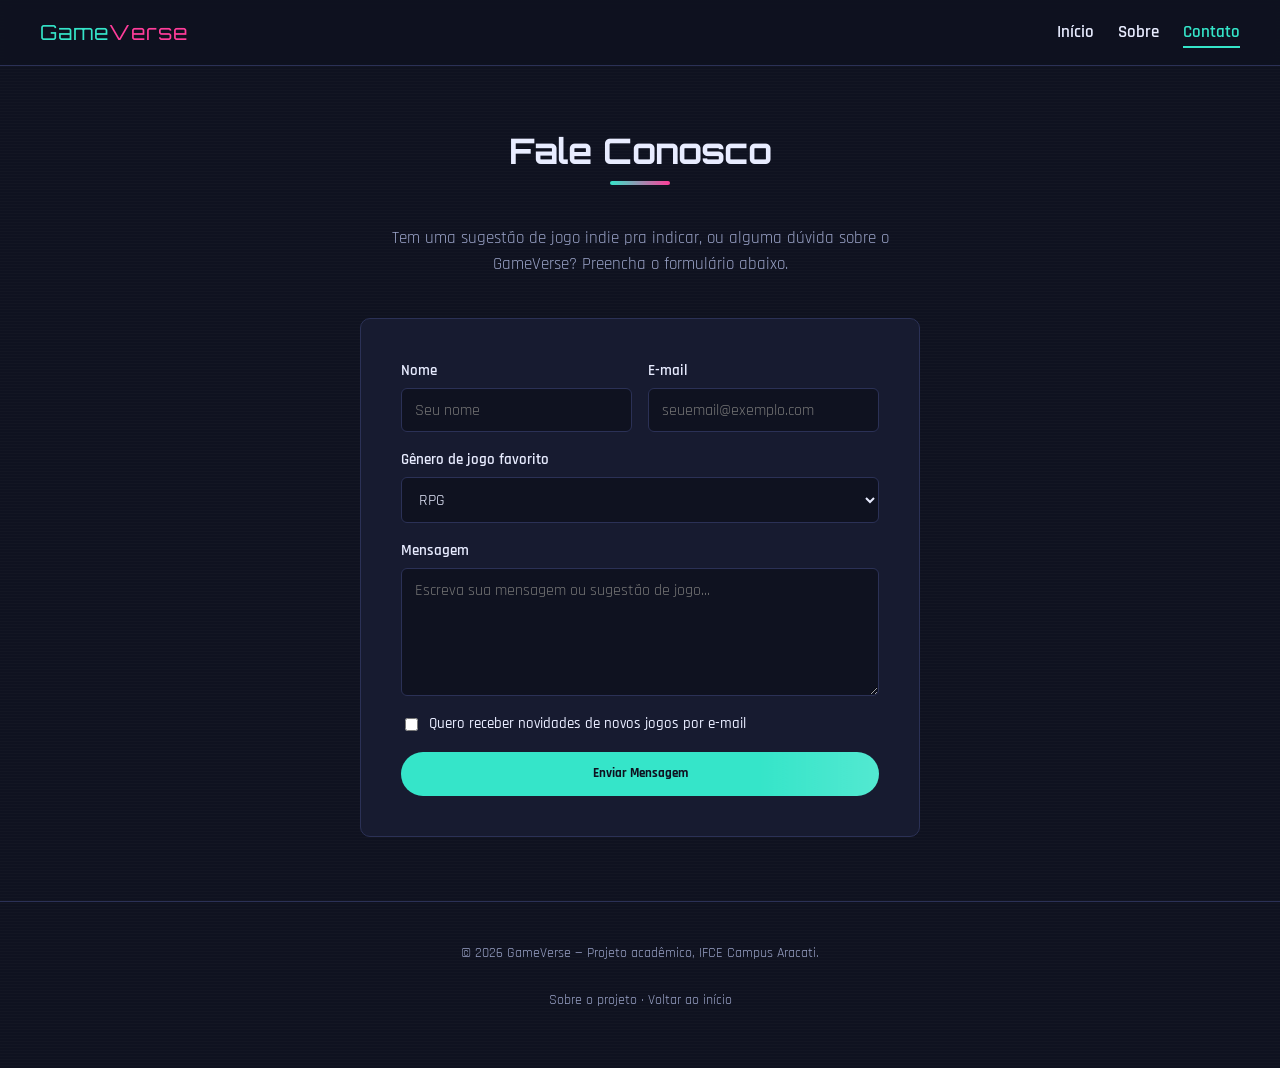
<file: contato.html>
<!DOCTYPE html>
<html lang="pt-BR">
<head>
  <meta charset="UTF-8" />
  <meta name="viewport" content="width=device-width, initial-scale=1.0" />
  <meta name="description" content="Fale com a equipe do GameVerse ou envie sugestões de jogos." />
  <title>Contato - GameVerse</title>
  <link rel="stylesheet" href="styles/base.css" />
  <link rel="stylesheet" href="styles/layout.css" />
  <link rel="stylesheet" href="styles/components.css" />
  <link rel="stylesheet" href="styles/animations.css" />
</head>
<body>

  <header>
    <div class="logo">Game<span>Verse</span></div>
    <nav aria-label="Navegação principal">
      <ul>
        <li><a href="index.html">Início</a></li>
        <li><a href="sobre.html">Sobre</a></li>
        <li><a href="contato.html" class="ativo">Contato</a></li>
      </ul>
    </nav>
  </header>

  <main>
    <section>
      <h2 class="secao-titulo">Fale Conosco</h2>
      <p style="max-width: 60ch; margin: 0 auto var(--espaco-lg); text-align: center;">
        Tem uma sugestão de jogo indie pra indicar, ou alguma dúvida sobre o GameVerse?
        Preencha o formulário abaixo.
      </p>

      <form action="#" method="post">
        <div class="linha-formulario">
          <div class="campo">
            <label for="nome">Nome</label>
            <input type="text" id="nome" name="nome" required minlength="2" placeholder="Seu nome" />
          </div>
          <div class="campo">
            <label for="email">E-mail</label>
            <input type="email" id="email" name="email" required placeholder="seuemail@exemplo.com" />
          </div>
        </div>

        <div class="campo">
          <label for="genero-favorito">Gênero de jogo favorito</label>
          <select id="genero-favorito" name="genero-favorito">
            <option value="rpg">RPG</option>
            <option value="corrida">Corrida</option>
            <option value="terror">Terror / Sobrevivência</option>
            <option value="luta">Luta / Ação</option>
            <option value="puzzle">Puzzle / Casual</option>
            <option value="estrategia">Estratégia</option>
          </select>
        </div>

        <div class="campo">
          <label for="mensagem">Mensagem</label>
          <textarea id="mensagem" name="mensagem" rows="5" required placeholder="Escreva sua mensagem ou sugestão de jogo..."></textarea>
        </div>

        <div class="campo" style="flex-direction: row; align-items: center; gap: 0.5rem;">
          <input type="checkbox" id="newsletter" name="newsletter" style="width: auto;" />
          <label for="newsletter" style="font-weight: 500;">Quero receber novidades de novos jogos por e-mail</label>
        </div>

        <button type="submit" class="botao botao-primario">Enviar Mensagem</button>
      </form>
    </section>
  </main>

  <footer>
    <p>&copy; 2026 GameVerse — Projeto acadêmico, IFCE Campus Aracati.</p>
    <p><a href="sobre.html">Sobre o projeto</a> · <a href="index.html">Voltar ao início</a></p>
  </footer>

</body>
</html>
</file>
<file: styles/base.css>
/* ============================================
   GAMEVERSE — base.css
   Variáveis, reset, tipografia, header/nav/footer.
   ============================================ */

@import url('https://fonts.googleapis.com/css2?family=Orbitron:wght@600;800&family=Rajdhani:wght@400;500;600;700&display=swap');

/* ---------- CSS VARIABLES ---------- */
:root {
  /* Paleta "arcade neon" */
  --bg: #0f1220;
  --bg-elevado: #1a1f36;
  --bg-card: #171b30;
  --borda: #2b3156;
  --neon-ciano: #35e5c9;
  --neon-magenta: #ff3d9a;
  --neon-amarelo: #ffd23f;
  --texto: #e8ecff;
  --texto-secundario: #9aa3c7;

  /* Tipografia */
  --fonte-display: 'Orbitron', system-ui, sans-serif;
  --fonte-corpo: 'Rajdhani', system-ui, sans-serif;

  /* Espaçamento (escala em rem, reutilizada no projeto todo) */
  --espaco-xs: 0.5rem;
  --espaco-sm: 1rem;
  --espaco-md: 1.5rem;
  --espaco-lg: 2.5rem;
  --espaco-xl: 4rem;

  --raio: 10px;
  --transicao: 0.25s ease;
}

@media (prefers-reduced-motion: reduce) {
  *, *::before, *::after { animation: none !important; transition: none !important; }
}

/* ---------- RESET ---------- */
* { box-sizing: border-box; }

body {
  margin: 0;
  background: var(--bg);
  color: var(--texto);
  font-family: var(--fonte-corpo);
  font-size: 1.05rem;
  line-height: 1.6;
  /* Padrão sutil de "scanlines", remetendo a telas retrô/arcade */
  background-image: repeating-linear-gradient(
    to bottom,
    rgba(255, 255, 255, 0.015) 0px,
    rgba(255, 255, 255, 0.015) 1px,
    transparent 1px,
    transparent 3px
  );
}

h1, h2, h3 {
  font-family: var(--fonte-display);
  color: var(--texto);
  line-height: 1.2;
  margin: 0 0 var(--espaco-sm);
}

p { margin: 0 0 var(--espaco-sm); color: var(--texto-secundario); }

a {
  color: var(--neon-ciano);
  text-decoration: none;
  transition: color var(--transicao);
}

a:hover { color: var(--neon-magenta); }

a:focus-visible,
button:focus-visible,
input:focus-visible,
textarea:focus-visible,
label:focus-within {
  outline: 2px solid var(--neon-amarelo);
  outline-offset: 3px;
}

img { max-width: 100%; display: block; }

/* ---------- HEADER / NAV (Flexbox) ---------- */
header {
  position: sticky;
  top: 0;
  z-index: 100; /* garante que o header fique acima do conteúdo ao rolar a página */
  display: flex;
  align-items: center;
  justify-content: space-between;
  flex-wrap: wrap;
  gap: var(--espaco-sm);
  padding: var(--espaco-sm) var(--espaco-lg);
  background: rgba(15, 18, 32, 0.9);
  backdrop-filter: blur(6px);
  border-bottom: 1px solid var(--borda);
}

.logo {
  font-family: var(--fonte-display);
  font-size: 1.3rem;
  color: var(--neon-ciano);
  letter-spacing: 0.05em;
}

.logo span { color: var(--neon-magenta); }

nav ul {
  list-style: none;
  display: flex;
  gap: var(--espaco-md);
  margin: 0;
  padding: 0;
}

nav a {
  color: var(--texto);
  font-weight: 600;
  padding-bottom: 3px;
  border-bottom: 2px solid transparent;
}

nav a:hover,
nav a.ativo {
  color: var(--neon-ciano);
  border-color: var(--neon-ciano);
}

/* ---------- FOOTER (Flexbox) ---------- */
footer {
  display: flex;
  flex-direction: column;
  align-items: center;
  gap: var(--espaco-xs);
  padding: var(--espaco-lg);
  text-align: center;
  border-top: 1px solid var(--borda);
  color: var(--texto-secundario);
  font-size: 0.9rem;
}

footer a { color: var(--texto-secundario); }
footer a:hover { color: var(--neon-ciano); }

/* ---------- UTILITÁRIOS COMPARTILHADOS ---------- */
main {
  max-width: 1200px;
  margin: 0 auto;
  padding: 0 var(--espaco-lg);
}

.secao-titulo {
  font-size: clamp(1.6rem, 3vw, 2.2rem);
  text-align: center;
  margin-bottom: var(--espaco-lg);
  position: relative;
}

/* ::after como sublinhado decorativo — pseudo-elemento com função visual */
.secao-titulo::after {
  content: "";
  display: block;
  width: 60px;
  height: 4px;
  background: linear-gradient(90deg, var(--neon-ciano), var(--neon-magenta));
  margin: var(--espaco-xs) auto 0;
  border-radius: 2px;
}
</file>
<file: styles/layout.css>
/* ============================================
   GAMEVERSE — layout.css
   Hero, CSS Grid (cards e galeria), responsividade.
   ============================================ */

/* ---------- HERO (seção de destaque) ---------- */
.hero {
  position: relative;
  min-height: 70vh;
  display: flex;
  flex-direction: column;
  align-items: center;
  justify-content: center;
  text-align: center;
  padding: var(--espaco-xl) var(--espaco-lg);
  overflow: hidden;
  /* Background com gradiente + posição, conforme item "Backgrounds" do checklist */
  background:
    radial-gradient(circle at 20% 20%, rgba(53, 229, 201, 0.15), transparent 40%),
    radial-gradient(circle at 80% 30%, rgba(255, 61, 154, 0.15), transparent 45%),
    linear-gradient(180deg, #12162a 0%, var(--bg) 100%);
}

.hero h1 {
  font-size: clamp(2rem, 5vw, 3.5rem);
  max-width: 20ch;
}

.hero h1 .destaque {
  background: linear-gradient(90deg, var(--neon-ciano), var(--neon-magenta));
  -webkit-background-clip: text;
  background-clip: text;
  color: transparent;
}

.hero p {
  max-width: 55ch;
  font-size: 1.15rem;
}

.hero-cta {
  display: flex;
  gap: var(--espaco-md);
  margin-top: var(--espaco-sm);
  flex-wrap: wrap;
  justify-content: center;
}

/* ---------- SEÇÕES GERAIS ---------- */
section {
  padding: var(--espaco-xl) 0;
}

/* ---------- GRID: CARDS DE JOGOS ---------- */
.cards-grid {
  display: grid;
  grid-template-columns: repeat(3, 1fr);
  gap: var(--espaco-md);
}

/* ---------- GRID: GALERIA ---------- */
.gallery-grid {
  display: grid;
  grid-template-columns: repeat(4, 1fr);
  gap: var(--espaco-sm);
}

/* Um item da galeria ocupa 2 colunas/linhas para criar variação (grid bidimensional real) */
.gallery-grid .destaque-grande {
  grid-column: span 2;
  grid-row: span 2;
}

/* ---------- MEDIA QUERIES: RESPONSIVIDADE ---------- */

/* Tablets */
@media (max-width: 900px) {
  .cards-grid {
    grid-template-columns: repeat(2, 1fr);
  }
  .gallery-grid {
    grid-template-columns: repeat(3, 1fr);
  }
}

/* Celulares */
@media (max-width: 600px) {
  header {
    flex-direction: column;
    align-items: flex-start;
  }
  nav ul {
    flex-wrap: wrap;
    gap: var(--espaco-sm);
  }
  .cards-grid {
    grid-template-columns: 1fr;
  }
  .gallery-grid {
    grid-template-columns: repeat(2, 1fr);
  }
  .gallery-grid .destaque-grande {
    grid-column: span 2;
    grid-row: span 1;
  }
  main { padding: 0 var(--espaco-sm); }
}

/* Recurso extra de media query: adapta para quem prefere tema mais claro do sistema
   (exploração de "condições/recursos de media queries" além de largura de tela) */
@media (prefers-color-scheme: light) {
  .aviso-tema-claro {
    display: block;
  }
}

.aviso-tema-claro {
  display: none;
  font-size: 0.8rem;
  color: var(--neon-amarelo);
}
</file>
<file: styles/components.css>
/* ============================================
   GAMEVERSE — components.css
   Cards, badges, modal de imagem, formulário.
   ============================================ */

/* ---------- BOTÕES ---------- */
.botao {
  display: inline-block;
  padding: 0.7rem 1.6rem;
  border-radius: 999px;
  font-weight: 700;
  font-family: var(--fonte-corpo);
  border: 2px solid transparent;
  cursor: pointer;
  transition: transform var(--transicao), box-shadow var(--transicao);
}

.botao-primario {
  background-color: var(--neon-ciano);
  /* Faixa de brilho (reflexo branco translúcido) que desliza sobre o fundo ciano sólido */
  background-image: linear-gradient(
    90deg,
    transparent 0%,
    rgba(255, 255, 255, 0.65) 45%,
    transparent 60%
  );
  background-size: 250% 100%;
  background-position: -50% 0;
  color: var(--bg);
}

.botao-secundario {
  background: transparent;
  border-color: var(--neon-ciano);
  color: var(--neon-ciano);
}

.botao:hover {
  transform: translateY(-3px);
  box-shadow: 0 8px 20px rgba(53, 229, 201, 0.25);
}

/* ---------- CARD DE JOGO ---------- */
.card {
  position: relative; /* necessário para o badge posicionado em absolute */
  background: var(--bg-card);
  border: 1px solid var(--borda);
  border-radius: var(--raio);
  overflow: hidden;
  transition: transform var(--transicao), border-color var(--transicao);
}

.card:hover {
  transform: translateY(-6px);
  border-color: var(--neon-ciano);
}

.card-capa {
  height: 160px;
  display: flex;
  align-items: center;
  justify-content: center;
  font-family: var(--fonte-display);
  font-size: 1.1rem;
  color: rgba(255, 255, 255, 0.85);
  text-align: center;
  padding: var(--espaco-sm);
}

.card-corpo {
  padding: var(--espaco-sm) var(--espaco-md) var(--espaco-md);
}

.card-genero {
  font-size: 0.8rem;
  text-transform: uppercase;
  letter-spacing: 0.05em;
  color: var(--neon-ciano);
}

/* Badge "Novo"/"Destaque": posicionado em absolute sobre o card, com z-index acima da capa */
.badge {
  position: absolute;
  top: var(--espaco-sm);
  right: var(--espaco-sm);
  z-index: 5;
  background: var(--neon-magenta);
  color: var(--bg);
  font-size: 0.7rem;
  font-weight: 700;
  text-transform: uppercase;
  padding: 0.25rem 0.6rem;
  border-radius: 999px;
}

/* ::before decorativo antes do título do card, com função de "marcador" visual */
.card-titulo::before {
  content: "▸ ";
  color: var(--neon-magenta);
}

/* ---------- GALERIA + MODAL DE IMAGEM (HTML/CSS puro, sem JS) ---------- */
.gallery-item {
  position: relative;
  border-radius: var(--raio);
  overflow: hidden;
}

.gallery-item .miniatura {
  width: 100%;
  height: 100%;
  object-fit: cover;
  cursor: zoom-in;
  transition: transform var(--transicao);
}

/* Escopo restrito à miniatura — NÃO usa ".gallery-item img" para não afetar
   também a imagem ampliada dentro do modal (evita criar um novo contexto de
   empilhamento em cima do botão de fechar) */
.gallery-item:hover .miniatura {
  transform: scale(1.05);
}

/* checkbox escondido: é o que controla o estado aberto/fechado do modal */
.modal-toggle {
  display: none;
}

.modal {
  display: none;
  position: fixed;
  inset: 0;
  z-index: 1000; /* acima de tudo, inclusive do header sticky */
  background: rgba(4, 5, 12, 0.92);
  align-items: center;
  justify-content: center;
  padding: var(--espaco-lg);
}

/* Pseudo-classe :checked controlando o irmão seguinte (~) — é o "truque" do modal em CSS puro */
.modal-toggle:checked ~ .modal {
  display: flex;
}

.modal img {
  max-width: 90vw;
  max-height: 85vh;
  border: 3px solid var(--neon-ciano);
  border-radius: var(--raio);
}

.fechar-modal {
  position: absolute;
  top: var(--espaco-md);
  right: var(--espaco-lg);
  z-index: 10; /* reforço extra: garante que fique acima de qualquer imagem, mesmo com transform */
  font-size: 2rem;
  color: var(--texto);
  cursor: pointer;
  line-height: 1;
}

.fechar-modal:hover { color: var(--neon-magenta); }

/* ---------- FORMULÁRIO (CONTATO) ---------- */
form {
  display: flex;
  flex-direction: column;
  gap: var(--espaco-sm);
  max-width: 560px;
  margin: 0 auto;
  background: var(--bg-card);
  border: 1px solid var(--borda);
  border-radius: var(--raio);
  padding: var(--espaco-lg);
}

.campo {
  display: flex;
  flex-direction: column;
  gap: 0.3rem;
}

label { font-weight: 600; font-size: 0.95rem; }

input, textarea, select {
  background: var(--bg);
  border: 1px solid var(--borda);
  border-radius: 6px;
  padding: 0.65rem 0.8rem;
  color: var(--texto);
  font-family: var(--fonte-corpo);
  font-size: 1rem;
}

input:focus, textarea:focus, select:focus {
  border-color: var(--neon-ciano);
  outline: none;
}

/* Pseudo-classe :invalid — feedback visual nativo de validação, sem JS */
input:invalid:not(:placeholder-shown) {
  border-color: var(--neon-magenta);
}

.linha-formulario {
  display: flex;
  gap: var(--espaco-sm);
  flex-wrap: wrap;
}

.linha-formulario .campo { flex: 1; min-width: 200px; }
</file>
<file: styles/animations.css>
/* ============================================
   GAMEVERSE — animations.css
   @keyframes usados no projeto.
   ============================================ */

/* Entrada suave do conteúdo do hero ao carregar a página */
@keyframes surgir-de-baixo {
  from {
    opacity: 0;
    transform: translateY(24px);
  }
  to {
    opacity: 1;
    transform: translateY(0);
  }
}

.hero h1,
.hero p,
.hero-cta {
  animation: surgir-de-baixo 0.7s ease both;
}

.hero p { animation-delay: 0.15s; }
.hero-cta { animation-delay: 0.3s; }

/* Pulsar do badge "Novo"/"Destaque", chamando atenção sem ser irritante */
@keyframes pulsar {
  0%, 100% { box-shadow: 0 0 0 0 rgba(255, 61, 154, 0.5); }
  50% { box-shadow: 0 0 0 6px rgba(255, 61, 154, 0); }
}

.badge {
  animation: pulsar 2s infinite;
}

/* Faixa de brilho deslizando sobre o botão primário no hover, como um "carregamento de energia" */
@keyframes brilho-borda {
  0% { background-position: -50% 0; }
  100% { background-position: 150% 0; }
}

.botao-primario:hover {
  animation: brilho-borda 1.2s linear infinite;
}
</file>
